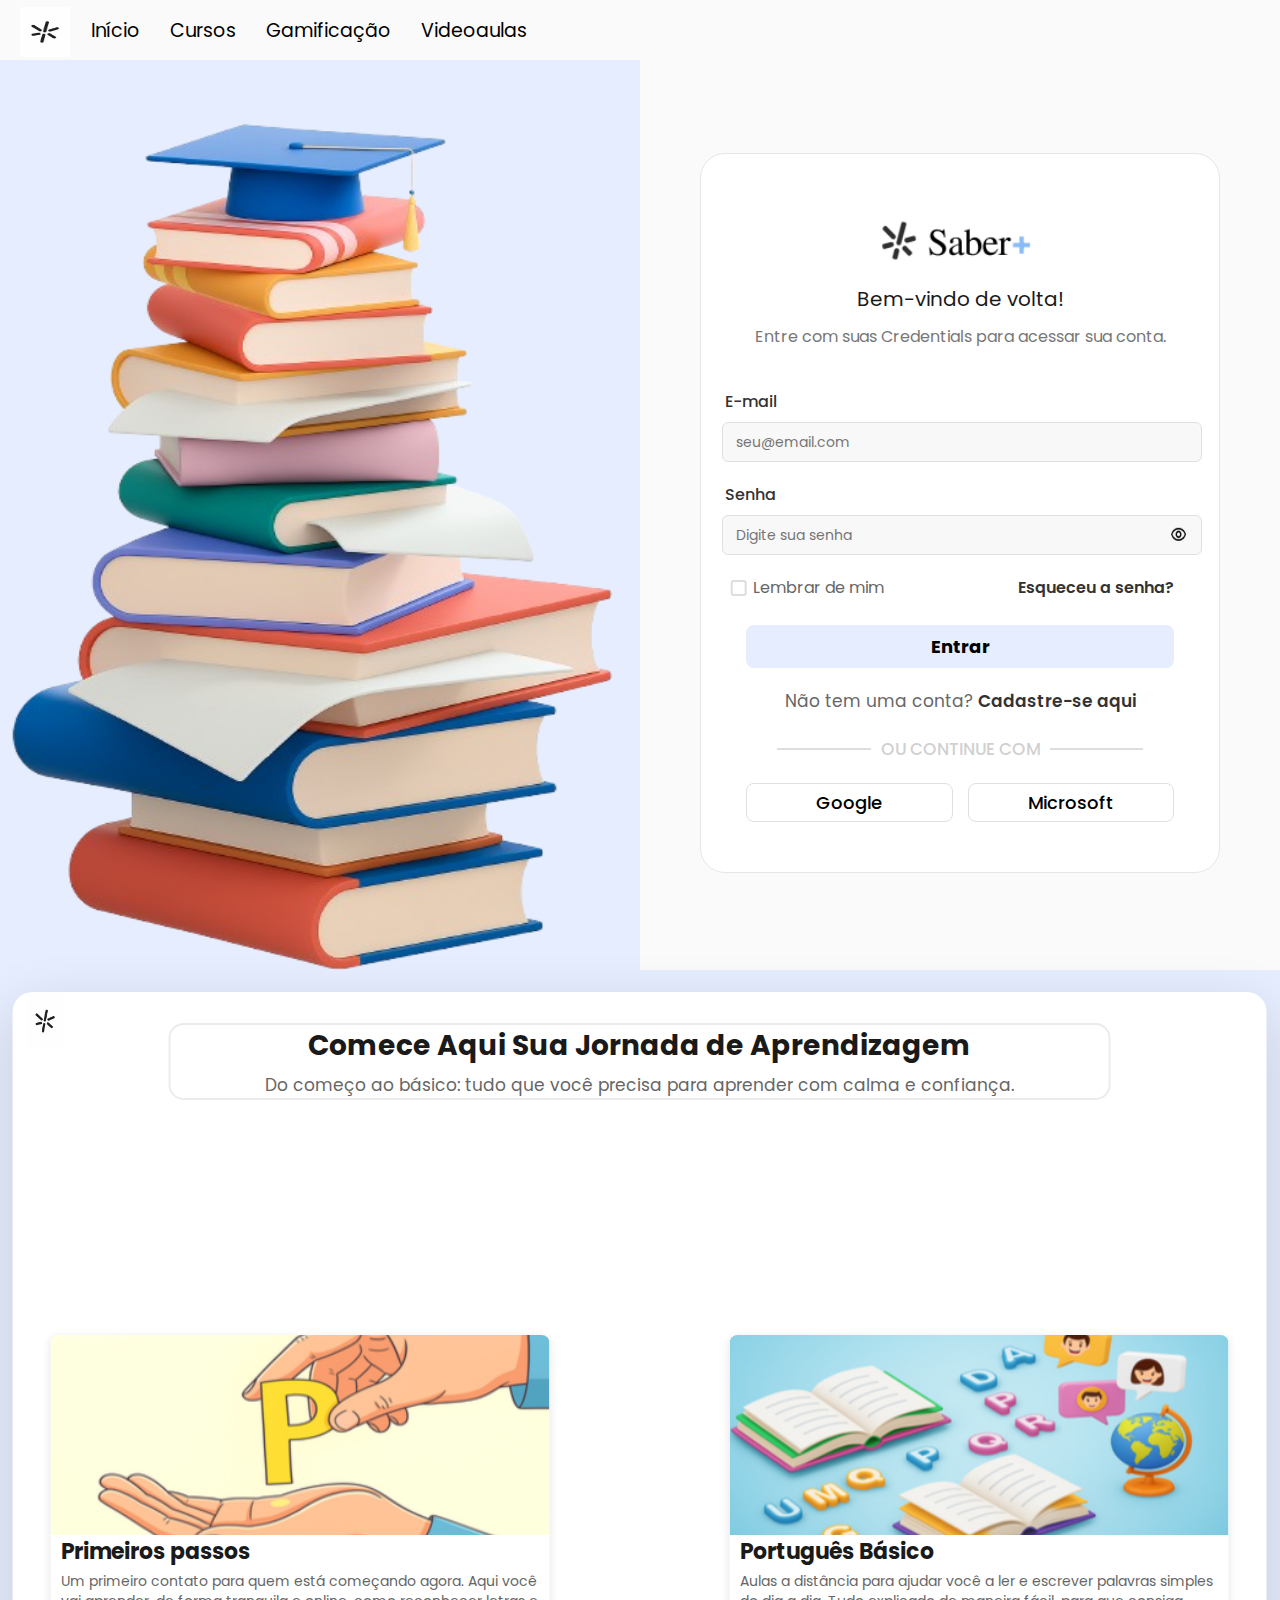
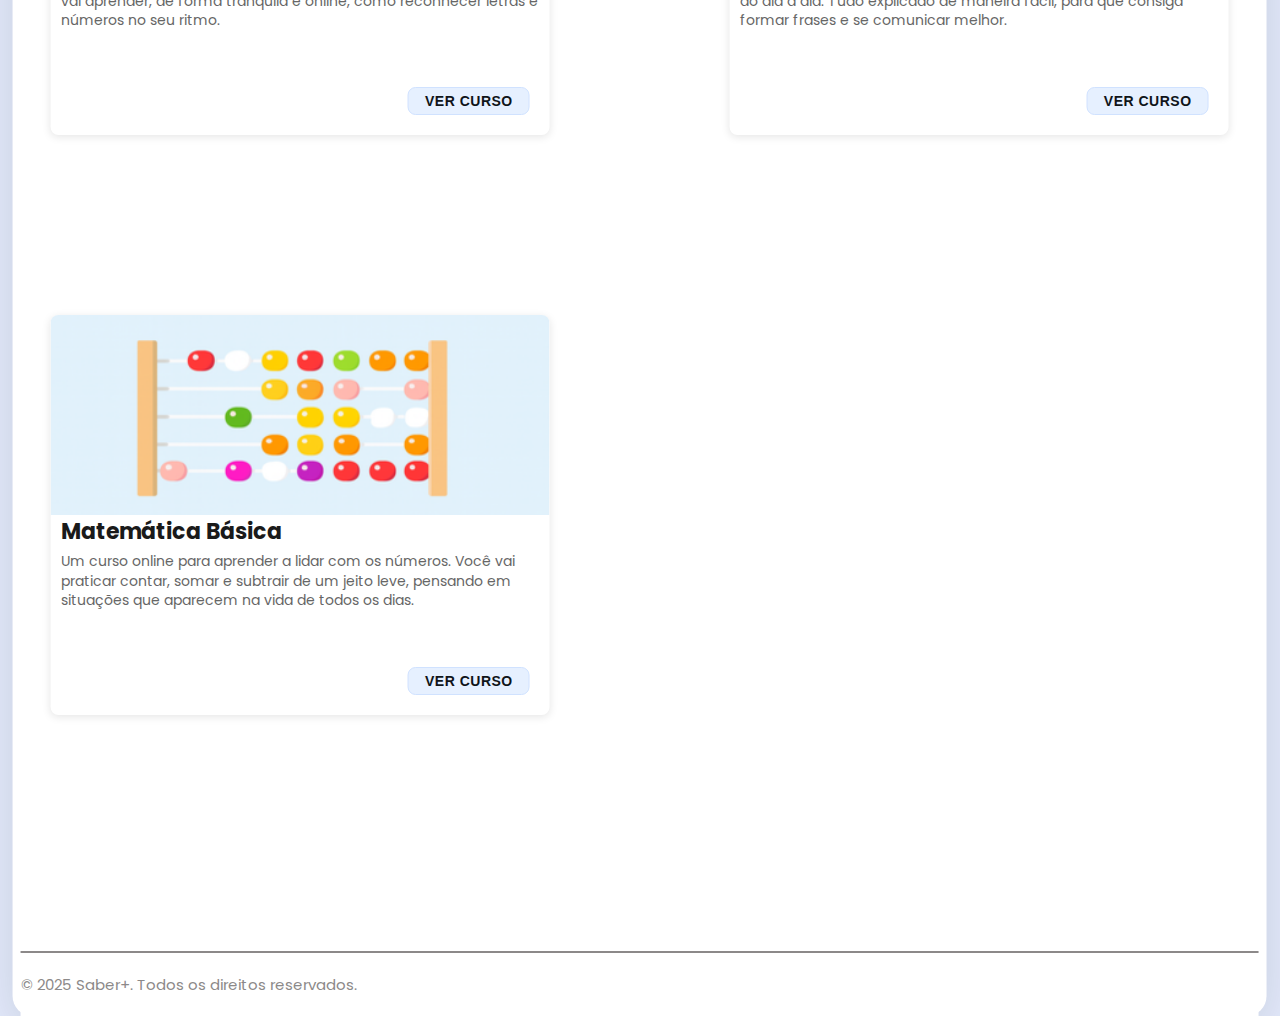
<file: index.html>
<!DOCTYPE html>
<html lang="pt-br">

<head>
  <meta charset="UTF-8">
  <meta name="viewport" content="width=device-width, initial-scale=1.0">
  <link rel="stylesheet" href="assets/css/style.css">
  <link rel="shortcut icon" href="assets/images/favicon.ico" type="image/x-icon">
  <script src="assets/js/main.js"></script>
  <title>Saber Mais | Plataforma de Aprendizagem</title>
</head>

<body>
  <div class="login-page-container">
    <div class="header">
      <div class="logo">
        <span class="section-icon">
          <img class="star-icon" src="assets/images/star-logo.png" alt="star logo">
        </span>
      </div>

      <nav class="nav">
        <a href="#inicio" data-translate="nav.inicio">Início</a>
        <a href="#cursos" data-translate="nav.cursos">Cursos</a>
        <a href="#gamificacao" data-translate="nav.gamificacao">Gamificação</a>
        <a href="#videoaulas" data-translate="nav.videoaulas">Videoaulas</a>

      </nav>

    </div>

    <div class="language-selector">
      <!-- <button class="language-button" id="languageBtn">

        <img class="globe-icon" src="assets/images/icon-selector-language.png" alt="language selector icon">
        <span class="current-language">PT-BR</span>
        <img class="arrow-icon" src="assets/images/chevron-down.png" alt="arrow icon">
      </button> -->

      <div class="language-dropdown" id="languageDropdown">
        <div class="dropdown-header">
          <p data-translate="language.current">Sua região atual é:</p>
          <h3>Brasil – Português</h3>
        </div>

        <div class="dropdown-divider"></div>

        <p class="dropdown-subtitle" data-translate="language.select">Selecione uma região diferente:</p>

        <div class="language-list">
          <button class="language-option active" data-lang="pt-BR" data-name="Brasil – Português">
            Brasil – Português
          </button>
          <button class="language-option" data-lang="en-US" data-name="United States – English">
            United States – English (Inglês)
          </button>
          <button class="language-option" data-lang="es-ES" data-name="España – Español">
            España – Español (Espanhol)
          </button>
          <button class="language-option" data-lang="fr-FR" data-name="France – Français">
            France – Français (Francês)
          </button>
          <button class="language-option" data-lang="de-DE" data-name="Deutschland – Deutsch">
            Deutschland – Deutsch (Alemão)
          </button>
          <button class="language-option" data-lang="it-IT" data-name="Italia – Italiano">
            Italia – Italiano (Italiano)
          </button>
          <button class="language-option" data-lang="zh-CN" data-name="中国 – 中文">
            中国 – 中文 (Chinês)
          </button>
          <button class="language-option" data-lang="ja-JP" data-name="日本 – 日本語">
            日本 – 日本語 (Japonês)
          </button>
          <button class="language-option" data-lang="ko-KR" data-name="한국 – 한국어">
            한국 – 한국어 (Coreano)
          </button>
        </div>
      </div>
    </div>

    <div class="main-container">
      <div class="books-section">
        <img class="books-image" src="assets/images/books-stack.png" alt="books stacks">
      </div>

      <div class="login-section">
        <div class="login-card">
          <div class="login-logo">
            <img class="logo" src="assets/images/logo.png" alt="logo">
          </div>

          <h2 class="welcome-text" data-translate="login.welcome">Bem-vindo de volta!</h2>
          <p class="subtitle" data-translate="login.subtitle">Entre com suas Credentials para acessar sua conta.</p>
          <form class="login-form">
            <div class="form-group">
              <label for="email" data-translate="login.email">E-mail</label>
              <input type="email" id="email" placeholder="seu@email.com" data-translate="login.email.placeholder"
                autocomplete="off" tabindex="1" data-translate-title="login.email.title"
                title="Digite seu e-mail no formato: exemplo@email.com">
            </div>

            <div class="form-group">
              <label for="password" data-translate="login.password">Senha</label>
              <div class="password-wrapper">
                <input type="password" id="password" placeholder="Digite sua senha"
                  data-translate="login.password.placeholder" autocomplete="off" data-form-type="other" tabindex="2"
                  inputmode="numeric" pattern="[0-9]*" data-translate-title="login.password.title"
                  title="A senha deve conter apenas números">
                <span class="toggle-password">
                  <img src="assets/images/eye-image.png" alt="eye image" class="eye-icon">
                </span>
              </div>
            </div>

            <div class="form-options">
              <label class="remember-me">
                <input type="checkbox" class="checkbox" id="remember" tabindex="3">
                <span data-translate="login.remember">Lembrar de mim</span>
              </label>
              <a href="#" class="forgot-password" tabindex="4" data-translate="login.forgot">Esqueceu a senha?</a>
            </div>

            <button type="submit" class="login-button btn-login" tabindex="5" data-translate="login.button">
              Entrar
            </button>

            <p class="signup-text">
              <span data-translate="login.signup">Não tem uma conta?</span> <a href="#"
                data-translate="login.signup.link">Cadastre-se aqui</a>
            </p>
            <div class="divider" data-translate="login.divider">OU CONTINUE COM</div>

            <div class="social-login">
              <button type="button" class="social-button">Google</button>
              <button type="button" class="social-button">Microsoft</button>
            </div>
          </form>
        </div>
      </div>
    </div>

    <section class="bottom-section">
      <span>
        <img class="star-icon-section" src="assets/images/star-logo.png" alt="star logo">
      </span>

      <div class="bottom-header">
        <h2 data-translate="section.title">Comece Aqui Sua Jornada de Aprendizagem</h2>
        <p data-translate="section.subtitle">Do começo ao básico: tudo que você precisa para aprender com calma e
          confiança.</p>
      </div>

      <div class="courses-grid">
        <div class="course-card">
          <div class="course-image card1">
            <img class="card-1" src="assets/images/first-step.png" alt="first step">
          </div>
          <div class="course-content">
            <h3 data-translate="course1.title">Primeiros passos</h3>
            <p data-translate="course1.desc">
              Um primeiro contato para quem está começando agora. Aqui você vai aprender,
              de forma tranquila e online, como reconhecer letras e números no seu ritmo.
            </p>
            <a href="#" class="view-course" data-translate="course.view">VER CURSO</a>
          </div>
        </div>

        <div class="course-card">
          <div class="course-image card2">
            <img class="card-2" src="assets/images/basic-portuguese-image.png" alt="basic portuguese image">
          </div>
          <div class="course-content">
            <h3 data-translate="course2.title">Português Básico</h3>
            <p data-translate="course2.desc">
              Aulas a distância para ajudar você a ler e escrever palavras simples do dia a dia.
              Tudo explicado de maneira fácil, para que consiga formar frases e se comunicar melhor.
            </p>
            <a href="#" class="view-course" data-translate="course.view">VER CURSO</a>
          </div>
        </div>
        <div class="course-card">
          <div class="course-image card3">
            <img class="card-3" src="assets/images/basic-math-image.png" alt="basic math">
          </div>
          <div class="course-content">
            <h3 data-translate="course3.title">Matemática Básica</h3>
            <p data-translate="course3.desc">
              Um curso online para aprender a lidar com os números. Você vai praticar contar,
              somar e subtrair de um jeito leve, pensando em situações que aparecem na vida de todos os dias.
            </p>
            <a href="#" class="view-course" data-translate="course.view">VER CURSO</a>
          </div>
        </div>
      </div>

      <footer class="footer" data-translate="footer.rights">
        © 2025 Saber+. Todos os direitos reservados.
      </footer>
    </section>
  </div>


</body>

</html>
</file>
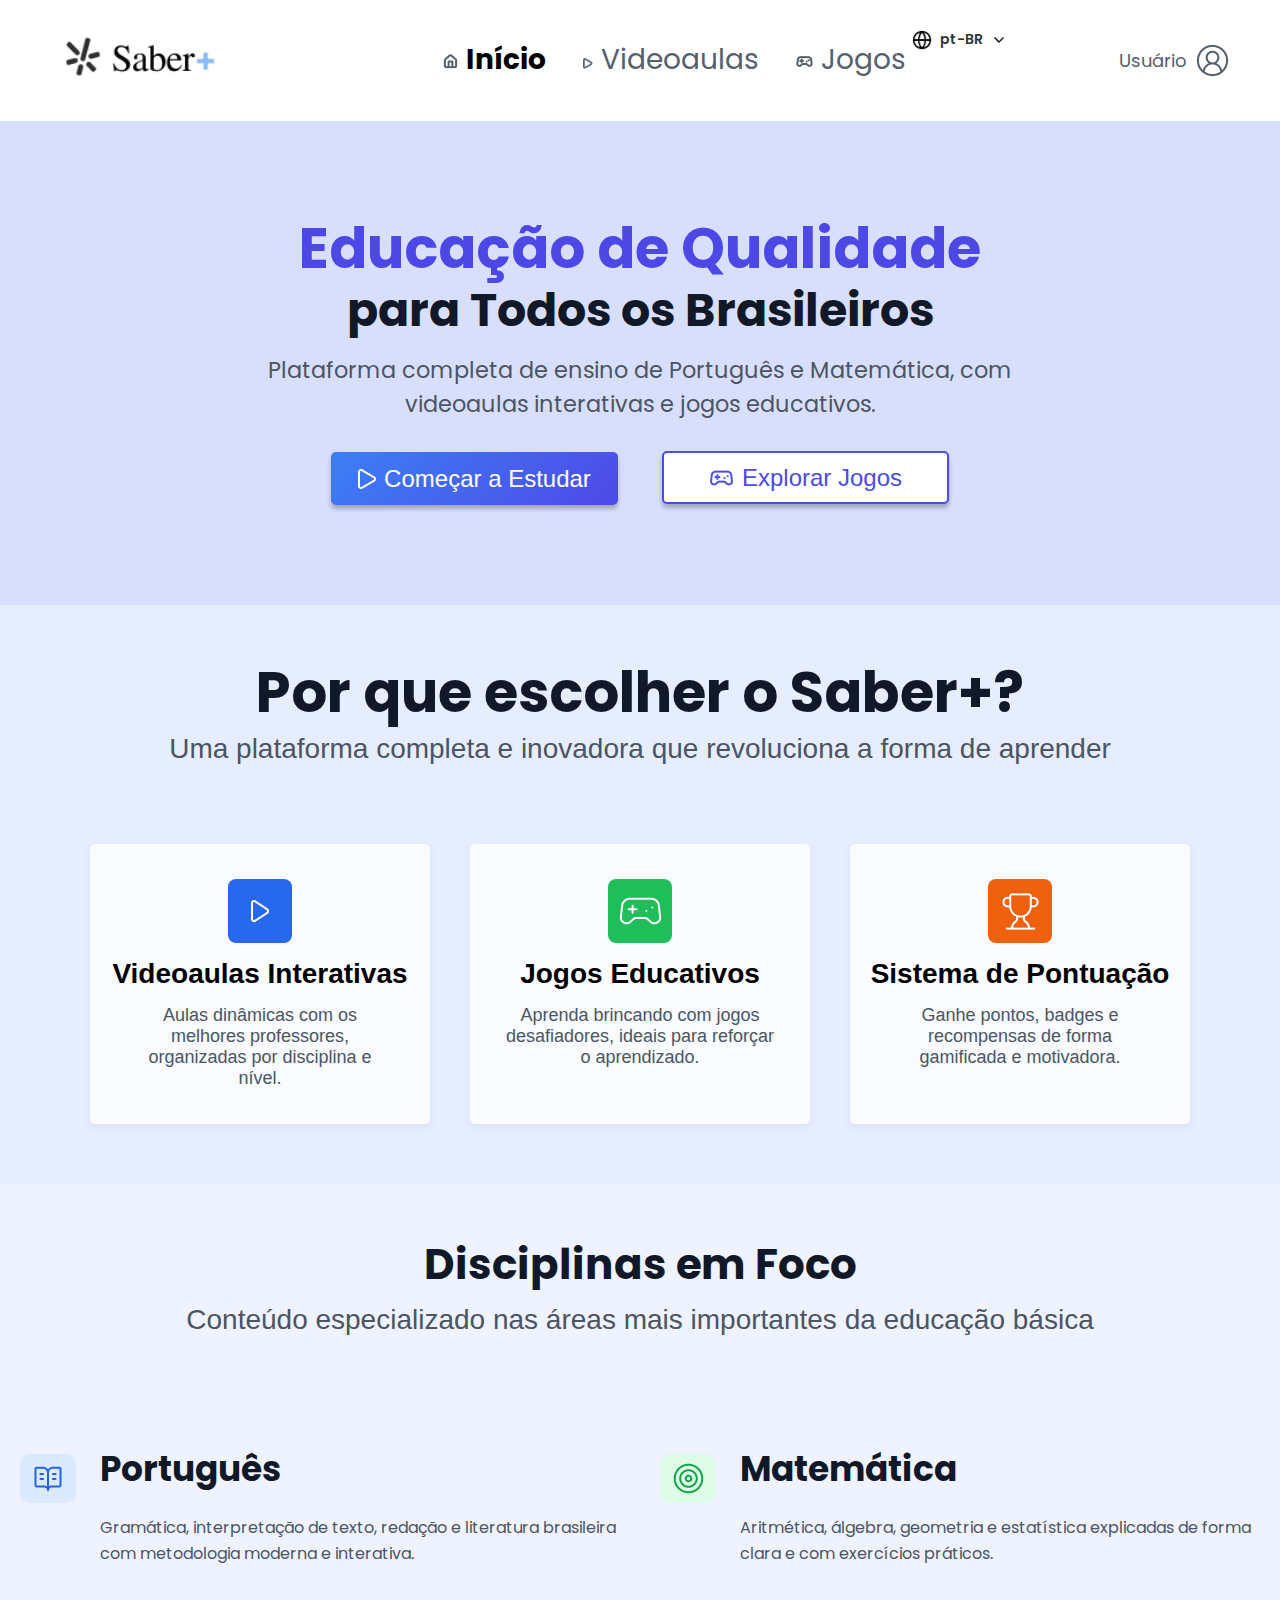
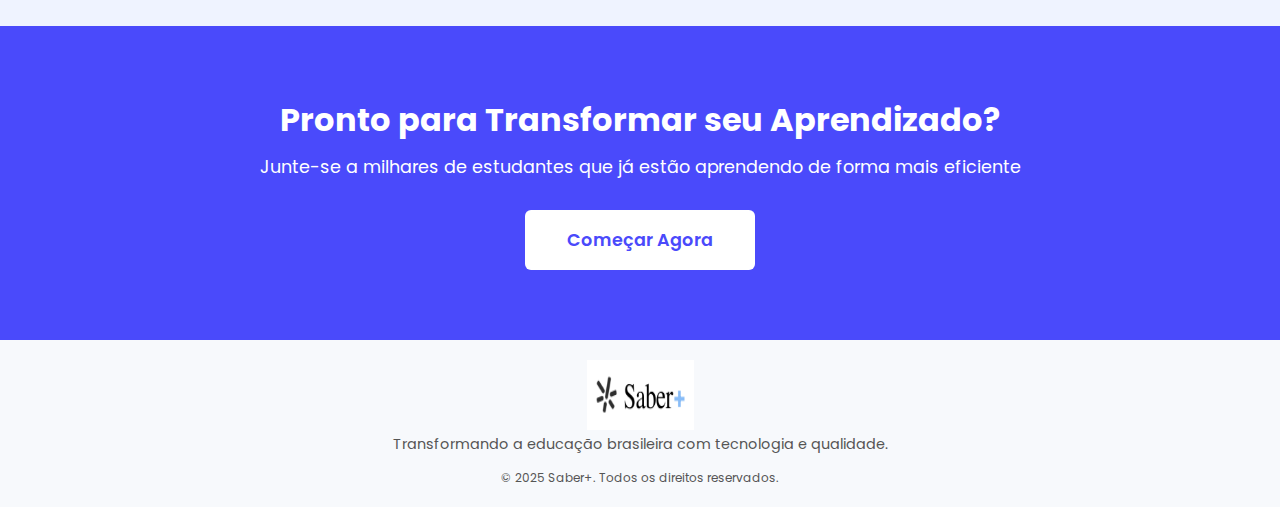
<file: pages/dashboard.html>
<!DOCTYPE html>
<html lang="pt-br">

<head>
  <meta charset="UTF-8">
  <meta name="viewport" content="width=device-width, initial-scale=1.0">
  <title>Saber Mais | Home</title>
  <link rel="shortcut icon" href="../assets/images/favicon.ico" type="image/x-icon">
  <link rel="stylesheet" href="../assets/css/style.css">
  <script src="../assets/js/main.js"></script>
</head>

<body>
  <header class="navbar">
    <a href="dashboard.html" title="Go to Home">
      <img class="navbar-logo" src="../assets/images/logo.png" alt="logo">
    </a>
    <nav class="navbar-menu">
      <a href="dashboard.html" title="Go to Home">
        <img class="home-icon" src="../assets/images/home-icon.png" alt="home"> <span data-translate="dashboard.nav.home">Início</span>
      </a>
      <a href="lessons.html" title="Go to Video Lessons">
        <img class="lessons-icon" src="../assets/images/lessons-icon.png" alt="lessons"> <span data-translate="dashboard.nav.lessons">Videoaulas</span>
      </a>
      <a href="games.html" title="Go to Games">
        <img class="games-icon" src="../assets/images/games-icon.png" alt="games"> <span data-translate="dashboard.nav.games">Jogos</span>
      </a>
    </nav>
    <div class="navbar-user"><span data-translate="dashboard.nav.user">Usuário</span><img src="../assets/images/user-icon.png" alt="User"></div>
  </header>

  <div class="language-selector">
    <button class="language-button" id="languageBtn">

      <img class="globe-icon" src="../assets/images/icon-selector-language.png" alt="language selector icon">
      <span class="current-language">PT-BR</span>
      <img class="arrow-icon" src="../assets/images/chevron-down.png" alt="arrow icon">
    </button>

    <div class="language-dropdown" id="languageDropdown">
      <div class="dropdown-header">
        <p data-translate="language.current">Sua região atual é:</p>
        <h3>Brasil – Português</h3>
      </div>

      <div class="dropdown-divider"></div>

      <p class="dropdown-subtitle" data-translate="language.select">Selecione uma região diferente:</p>

      <div class="language-list">
        <button class="language-option active" data-lang="pt-BR" data-name="Brasil – Português">
          Brasil – Português
        </button>
        <button class="language-option" data-lang="en-US" data-name="United States – English">
          United States – English (Inglês)
        </button>
        <button class="language-option" data-lang="es-ES" data-name="España – Español">
          España – Español (Espanhol)
        </button>
        <button class="language-option" data-lang="fr-FR" data-name="France – Français">
          France – Français (Francês)
        </button>
        <button class="language-option" data-lang="de-DE" data-name="Deutschland – Deutsch">
          Deutschland – Deutsch (Alemão)
        </button>
        <button class="language-option" data-lang="it-IT" data-name="Italia – Italiano">
          Italia – Italiano (Italiano)
        </button>
        <button class="language-option" data-lang="zh-CN" data-name="中国 – 中文">
          中国 – 中文 (Chinês)
        </button>
        <button class="language-option" data-lang="ja-JP" data-name="日本 – 日本語">
          日本 – 日本語 (Japonês)
        </button>
        <button class="language-option" data-lang="ko-KR" data-name="한국 – 한국어">
          한국 – 한국어 (Coreano)
        </button>
      </div>
    </div>
  </div>

  <section class="hero">
    <h1>
      <strong>
        <span data-translate="dashboard.hero.title">Educação de Qualidade</span>
        <div class="highlight" data-translate="dashboard.hero.highlight">para Todos os Brasileiros</div>
      </strong>
    </h1>
    <p data-translate="dashboard.hero.subtitle">Plataforma completa de ensino de Português e Matemática, com videoaulas interativas e jogos educativos.</p>
    <div class="hero-actions">
      <a href="lessons.html" class="btn btn-primary start-study-btn" title="Go to Video Lessons">
        <img src="../assets/images/start-study.png" alt="Study" class="start-study"> Começar a Estudar
      </a>
      <a href="games.html" class="btn btn-outline explore-games-btn" title="Explore Games">
        <img src="../assets/images/start-game.png" alt="Games" class="start-game"> Explorar Jogos
      </a>
    </div>
  </section>

  <section class="features">
    <div class="features-inner">
      <h2 class="features-title"><strong data-translate="dashboard.features.title">Por que escolher o Saber+?</strong></h2>
      <p class="features-subtitle" data-translate="dashboard.features.subtitle">Uma plataforma completa e inovadora que revoluciona a forma de aprender</p>

      <div class="cards">
        <div class="card">
          <span class="icon"><img src="../assets/images/play-icon.png" alt="Play"></span>
          <h3 data-translate="dashboard.features.videos.title">Videoaulas Interativas</h3>
          <p data-translate="dashboard.features.videos.desc">Aulas dinâmicas com os melhores professores, organizadas por disciplina e nível.</p>
        </div>

        <div class="card">
          <span class="icon"><img src="../assets/images/game-icon.png" alt="Game"></span>
          <h3 data-translate="dashboard.features.games.title">Jogos Educativos</h3>
          <p data-translate="dashboard.features.games.desc">Aprenda brincando com jogos desafiadores, ideais para reforçar o aprendizado.</p>
        </div>

        <div class="card">
          <span class="icon"><img src="../assets/images/points-icon.png" alt="Points"></span>
          <h3 data-translate="dashboard.features.points.title">Sistema de Pontuação</h3>
          <p data-translate="dashboard.features.points.desc">Ganhe pontos, badges e recompensas de forma gamificada e motivadora.</p>
        </div>
      </div>
    </div>
  </section>

  <section class="subjects">
    <div class="subjects-inner">
      <h2><strong data-translate="dashboard.subjects.title">Disciplinas em Foco</strong></h2>
      <p class="subtitle" data-translate="dashboard.subjects.subtitle">Conteúdo especializado nas áreas mais importantes da educação básica</p>

      <div class="subjects-grid">
        <div class="subject">
          <div class="subject-icon bg-portugues">
            <img src="../assets/images/portuguese-icon.png" alt="Portuguese" class="portuguese-icon">
          </div>
          <div class="subject-content">
            <h3 data-translate="dashboard.subjects.portuguese.title">Português</h3>
            <p data-translate="dashboard.subjects.portuguese.desc">Gramática, interpretação de texto, redação e literatura brasileira com metodologia moderna e interativa.
            </p>
          </div>
        </div>

        <div class="subject">
          <div class="subject-icon bg-matematica">
            <img src="../assets/images/math-icon.png" alt="Mathematics" class="math-icon">
          </div>
          <div class="subject-content">
            <h3 data-translate="dashboard.subjects.math.title">Matemática</h3>
            <p data-translate="dashboard.subjects.math.desc">Aritmética, álgebra, geometria e estatística explicadas de forma clara e com exercícios práticos.</p>
          </div>
        </div>
      </div>
    </div>
  </section>

  <section class="cta">
    <h2 data-translate="dashboard.cta.title">Pronto para Transformar seu Aprendizado?</h2>
    <p data-translate="dashboard.cta.subtitle">Junte-se a milhares de estudantes que já estão aprendendo de forma mais eficiente</p>
    <a href="lessons.html" class="btn btn-light" title="Go to Video Lessons">Começar Agora</a>
  </section>

  <footer>
    <div class="logo-rodape">
      <img src="../assets/images/logo.png" alt="Saber+ Logo">
    </div>
    <p data-translate="dashboard.footer.text">Transformando a educação brasileira com tecnologia e qualidade.</p>
    <small data-translate="dashboard.footer.rights">© 2025 Saber+. Todos os direitos reservados.</small>
  </footer>

  <script src="../assets/js/modules/language-selector.js"></script>
</body>

</html>
</file>
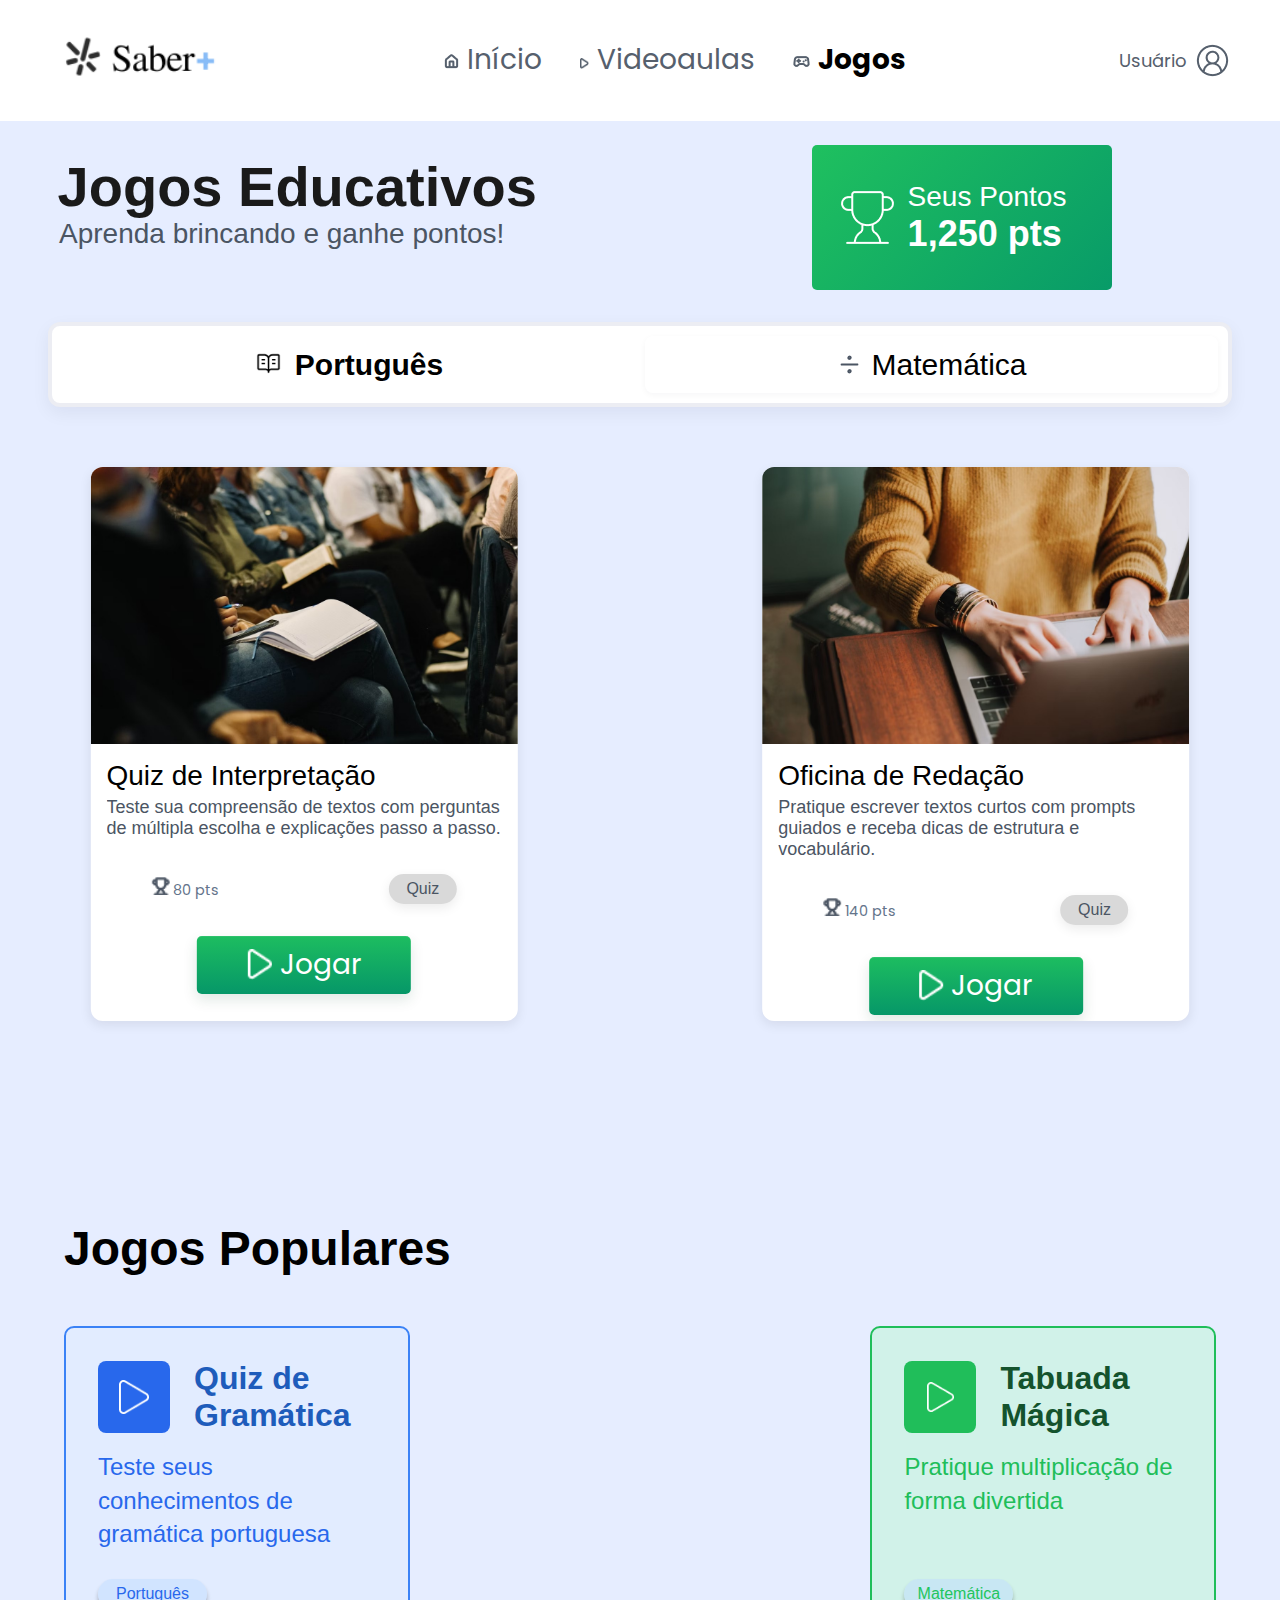
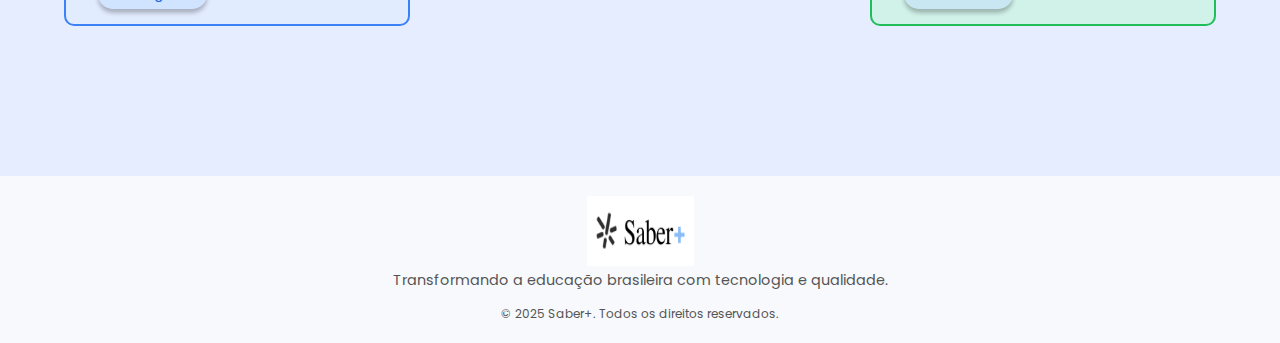
<file: pages/games.html>
<!DOCTYPE html>
<html lang="pt-br">

<head>
  <meta charset="UTF-8">
  <meta name="viewport" content="width=device-width, initial-scale=1.0">
  <title>Saber Mais | Jogos</title>
  <link rel="stylesheet" href="../assets/css/style.css">
  <link rel="shortcut icon" href="../assets/images/logo.png" type="image/x-icon">
  <script src="../assets/js/main.js"></script>
  <script src="../assets/js/modules/language-selector.js"></script>
</head>

<body>
  <header class="navbar">
    <a href="dashboard.html" title="Go to Home">
      <img class="navbar-logo" src="../assets/images/logo.png" alt="logo">
    </a>
    <nav class="navbar-menu">
      <a href="dashboard.html" title="Go to Home">
        <img class="home-icon" src="../assets/images/home-icon.png" alt="home"> <span
          data-translate="dashboard.nav.home">Início</span>
      </a>
      <a href="lessons.html" title="Go to Video Lessons">
        <img class="lessons-icon" src="../assets/images/lessons-icon.png" alt="lessons"> <span
          data-translate="dashboard.nav.lessons">Videoaulas</span>
      </a>
      <a href="games.html" title="Go to Games">
        <img class="games-icon" src="../assets/images/games-icon.png" alt="games"> <span
          data-translate="dashboard.nav.games">Jogos</span>
      </a>
    </nav>
    <div class="navbar-user"><span data-translate="dashboard.nav.user">Usuário</span><img
        src="../assets/images/user-icon.png" alt="User"></div>
  </header>

  <div class="language-selector">
    <!-- <button class="language-button" id="languageBtn">

      <img class="globe-icon" src="../assets/images/icon-selector-language.png" alt="language selector icon">
      <span class="current-language">PT-BR</span>
      <img class="arrow-icon" src="../assets/images/chevron-down.png" alt="arrow icon">
    </button> -->

    <div class="language-dropdown" id="languageDropdown">
      <div class="dropdown-header">
        <p data-translate="language.current">Sua região atual é:</p>
        <h3>Brasil – Português</h3>
      </div>

      <div class="dropdown-divider"></div>

      <p class="dropdown-subtitle" data-translate="language.select">Selecione uma região diferente:</p>

      <div class="language-list">
        <button class="language-option active" data-lang="pt-BR" data-name="Brasil – Português">
          Brasil – Português
        </button>
        <button class="language-option" data-lang="en-US" data-name="United States – English">
          United States – English (Inglês)
        </button>
        <button class="language-option" data-lang="es-ES" data-name="España – Español">
          España – Español (Espanhol)
        </button>
        <button class="language-option" data-lang="fr-FR" data-name="France – Français">
          France – Français (Francês)
        </button>
        <button class="language-option" data-lang="de-DE" data-name="Deutschland – Deutsch">
          Deutschland – Deutsch (Alemão)
        </button>
        <button class="language-option" data-lang="it-IT" data-name="Italia – Italiano">
          Italia – Italiano (Italiano)
        </button>
        <button class="language-option" data-lang="zh-CN" data-name="中国 – 中文">
          中国 – 中文 (Chinês)
        </button>
        <button class="language-option" data-lang="ja-JP" data-name="日本 – 日本語">
          日本 – 日本語 (Japonês)
        </button>
        <button class="language-option" data-lang="ko-KR" data-name="한국 – 한국어">
          한국 – 한국어 (Coreano)
        </button>
      </div>
    </div>
  </div>

  <section class="educational-games">
    <div class="section-header">
      <div class="title-area">
        <h1 data-translate="games.title">Jogos Educativos</h1>
        <p data-translate="games.subtitle">Aprenda brincando e ganhe pontos!</p>
      </div>

      <div class="points-box">
        <i class="trophy"><img src="../assets/images/trophy-main.png" alt="Trophy"></i>
        <div class="points-text">
          <span data-translate="games.points">Seus Pontos</span>
          <strong>1,250 <span data-translate="games.pts">pts</span></strong>
        </div>
      </div>
    </div>

    <div class="tabs">
      <button class="tab-btn tab-button active" data-target="portugues">
        <img src="../assets/images/portuguese-icon-lessons.png" alt="Portuguese" class="portuguese-icon-lessons">
        <p data-translate="games.portuguese">Português</p>
      </button>
      <button class="tab-btn tab-button" data-target="matematica">
        <img src="../assets/images/math-icon-lessons.png" alt="Mathematics" class="math-icon-lessons">
        <p data-translate="games.mathematics">Matemática</p>
      </button>
    </div>

    <div class="games-wrap">
      <div class="game-grid" data-category="portugues">
        <div class="game-card">
          <img src="../assets/images/read-interpret-text-image.png" alt="Read and interpret text image">
          <div class="card-content">
            <h3 data-translate="games.portuguese.quiz.title">Quiz de Interpretação</h3>
            <p data-translate="games.portuguese.quiz.desc">Teste sua compreensão de textos com perguntas de múltipla
              escolha e explicações passo a passo.</p>
            <div class="card-meta">
              <div class="card-info">
                <span> <img src="../assets/images/trophy-points.png" alt="Trophy points" class="trophy-points"> 80
                  <span data-translate="games.pts">pts</span></span>
              </div>
              <div class="quiz-icon">
                <span data-translate="games.quiz">Quiz</span>
              </div>
            </div>
            <button class="play-button">
              <span><img src="../assets/images/play-icon.png" alt="Play icon"> <span
                  data-translate="games.play">Jogar</span></span>
            </button>
          </div>
        </div>

        <div class="game-card">
          <img src="../assets/images/computer-writing-image.png" alt="Computer writing">
          <div class="card-content">
            <h3 data-translate="games.portuguese.writing.title">Oficina de Redação</h3>
            <p data-translate="games.portuguese.writing.desc">Pratique escrever textos curtos com prompts guiados e
              receba dicas de estrutura e vocabulário.</p>
            <div class="card-meta">
              <div class="card-info">
                <span> <img src="../assets/images/trophy-points.png" alt="Trophy points" class="trophy-points"> 140
                  <span data-translate="games.pts">pts</span></span>
              </div>
              <div class="quiz-icon">
                <span data-translate="games.quiz">Quiz</span>
              </div>
            </div>
            <button class="play-button">
              <span><img src="../assets/images/play-icon.png" alt="Play icon"> <span
                  data-translate="games.play">Jogar</span></span>
            </button>
          </div>
        </div>
      </div>

      <div class="game-grid hidden" data-category="matematica">
        <div class="game-card">
          <img src="../assets/images/calc-math.png" alt="Mathematics game">
          <div class="card-content">
            <h3 data-translate="games.math.table.title">Tabuada Mágica</h3>
            <p data-translate="games.math.table.desc">Pratique multiplicação de forma divertida com nossa tabuada
              interativa.</p>
            <div class="card-meta">
              <div class="card-info">
                <span> <img src="../assets/images/trophy-points.png" alt="Trophy points" class="trophy-points"> 100
                  <span data-translate="games.pts" class="games-pts">pts</span></span>
              </div>
              <div class="quiz-icon">
                <span data-translate="games.quiz">Quiz</span>
              </div>
            </div>
            <button class="play-button">
              <span><img src="../assets/images/play-icon.png" alt="Play icon"> <span
                  data-translate="games.play">Jogar</span></span>
            </button>
          </div>
        </div>

        <div class="game-card">
          <img src="../assets/images/calc-math.png" alt="Mathematical operations game">
          <div class="card-content">
            <h3 data-translate="games.math.operations.title">Desafio das Operações</h3>
            <p data-translate="games.math.operations.desc">Resolva problemas de adição, subtração, multiplicação e
              divisão.</p>
            <div class="card-meta">
              <div class="card-info">
                <span> <img src="../assets/images/trophy-points.png" alt="Trophy points" class="trophy-points"> 220
                  <span data-translate="games.pts">pts</span></span>
              </div>
              <div class="quiz-icon">
                <span data-translate="games.quiz">Quiz</span>
              </div>
            </div>
            <button class="play-button">
              <span><img src="../assets/images/play-icon.png" alt="Play icon"> <span
                  data-translate="games.play">Jogar</span></span>
            </button>
          </div>
        </div>
      </div>
    </div>
  </section>

  <section class="popular-games">
    <h2 data-translate="games.popular.title">Jogos Populares</h2>
    <div class="popular-grid">
      <div class="popular-card-blue">
        <div class="header-row">
          <div class="popular-icon-blue">
            <img src="../assets/images/play-icon-popular-games.png" alt="Play icon">
          </div>
          <h3 data-translate="games.popular.grammar.title">Quiz de Gramática</h3>
        </div>
        <div class="popular-text card-blue">
          <p data-translate="games.popular.grammar.desc">Teste seus conhecimentos de gramática portuguesa</p>
        </div>
        <div class="category-tag-blue">
          <p data-translate="games.popular.grammar.tag">Português</p>
        </div>
      </div>

      <div class="popular-card-green">
        <div class="header-row">
          <div class="popular-icon-green">
            <img src="../assets/images/play-icon-popular-games.png" alt="Play icon">
          </div>
          <h3 data-translate="games.popular.table.title">Tabuada Mágica</h3>
        </div>
        <div class="popular-text">
          <p data-translate="games.popular.table.desc">Pratique multiplicação de forma divertida</p>
        </div>
        <div class="category-tag-green">
          <p data-translate="games.popular.table.tag">Matemática</p>
        </div>
      </div>
    </div>
  </section>

  <footer>
    <div class="logo-rodape">
      <img src="../assets/images/logo.png" alt="Saber+ Logo">
    </div>
    <p data-translate="games.footer.text">Transformando a educação brasileira com tecnologia e qualidade.</p>
    <small data-translate="games.footer.rights">© 2025 Saber+. Todos os direitos reservados.</small>
  </footer>


</body>

</html>
</file>
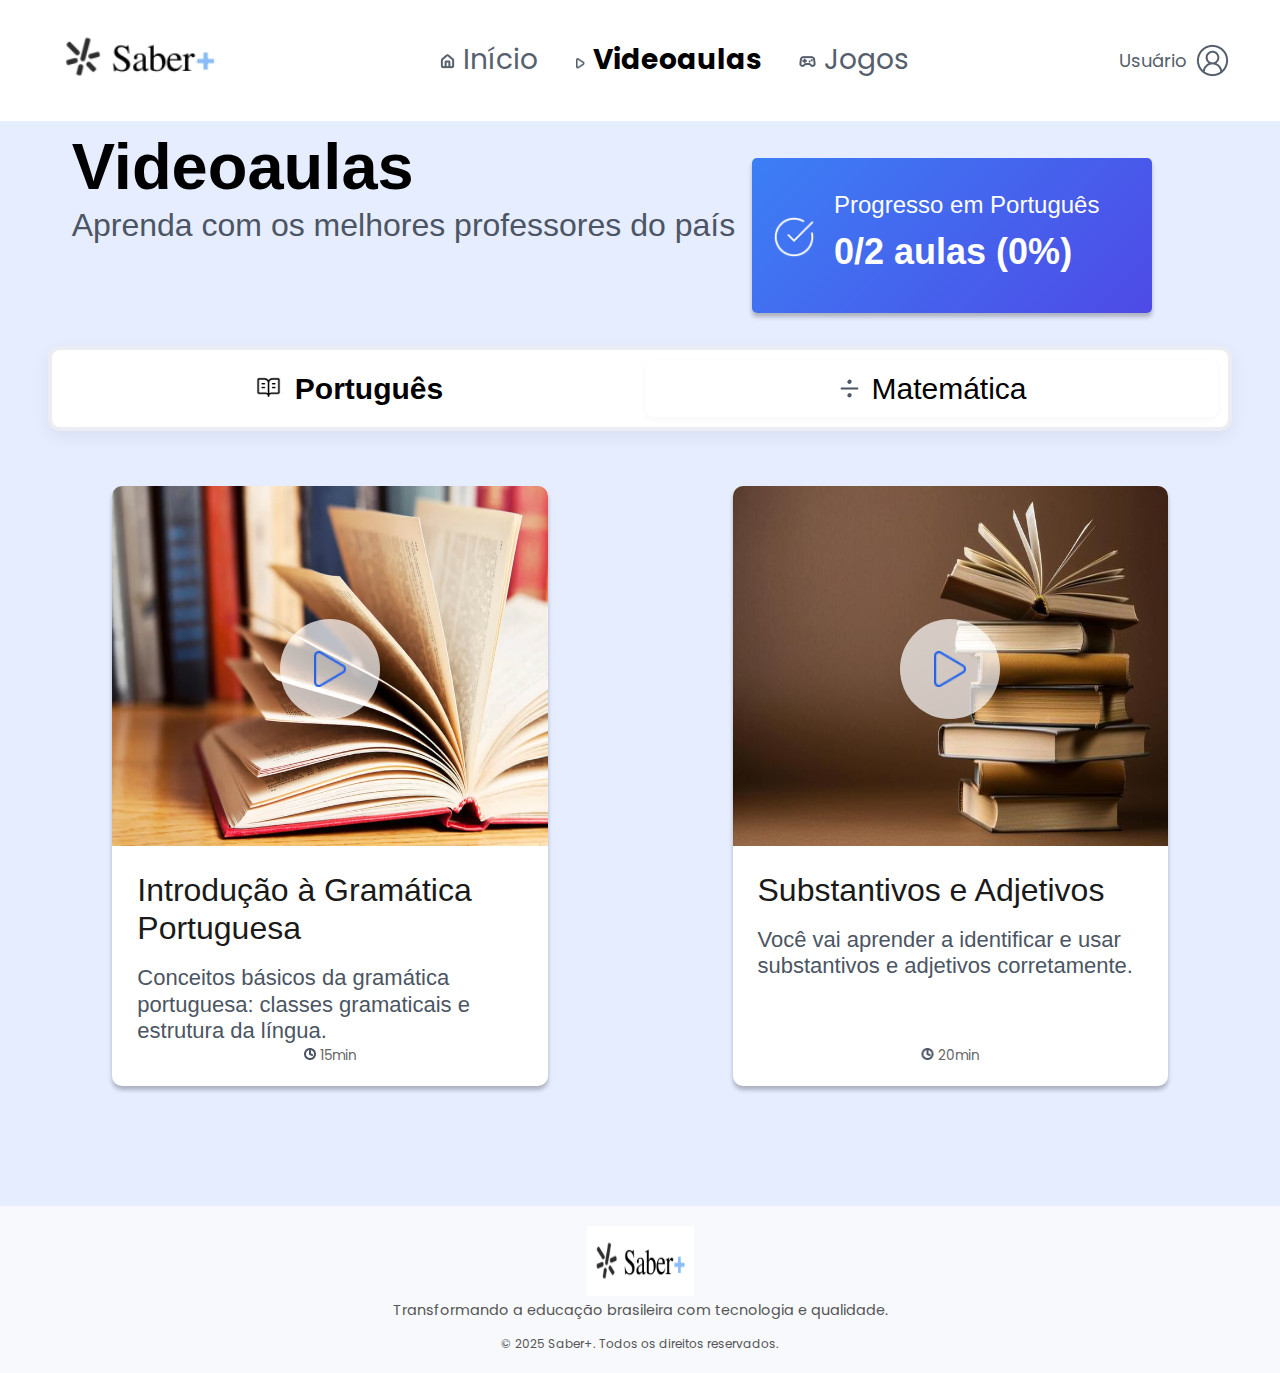
<file: pages/lessons.html>
<!DOCTYPE html>
<html lang="pt-br">

<head>
  <meta charset="UTF-8">
  <meta name="viewport" content="width=device-width, initial-scale=1.0">
  <title>Saber Mais | Videoaulas</title>
  <link rel="stylesheet" href="../assets/css/style.css">
  <link rel="shortcut icon" href="../assets/images/logo.png" type="image/x-icon">
  <script src="../assets/js/main.js"></script>
  <script src="../assets/js/modules/language-selector.js"></script>
  <script src="../assets/js/modules/lessons.js"></script>
</head>

<body>
  <header class="navbar">
    <a href="dashboard.html" title="Go to Home">
      <img class="navbar-logo" src="../assets/images/logo.png" alt="logo">
    </a>
    <nav class="navbar-menu">
      <a href="dashboard.html" title="Go to Home">
        <img class="home-icon" src="../assets/images/home-icon.png" alt="home"> <span
          data-translate="dashboard.nav.home">Início</span>
      </a>
      <a href="lessons.html" title="Go to Video Lessons">
        <img class="lessons-icon" src="../assets/images/lessons-icon.png" alt="lessons"> <span
          data-translate="dashboard.nav.lessons">Videoaulas</span>
      </a>
      <a href="games.html" title="Go to Games">
        <img class="games-icon" src="../assets/images/games-icon.png" alt="games"> <span
          data-translate="dashboard.nav.games">Jogos</span>
      </a>
    </nav>
    <div class="navbar-user"><span data-translate="dashboard.nav.user">Usuário</span><img
        src="../assets/images/user-icon.png" alt="User"></div>
  </header>

  <div class="language-selector">
    <!-- <button class="language-button" id="languageBtn">

      <img class="globe-icon" src="../assets/images/icon-selector-language.png" alt="language selector icon">
      <span class="current-language">PT-BR</span>
      <img class="arrow-icon" src="../assets/images/chevron-down.png" alt="arrow icon">
    </button> -->

    <div class="language-dropdown" id="languageDropdown">
      <div class="dropdown-header">
        <p data-translate="language.current">Sua região atual é:</p>
        <h3>Brasil – Português</h3>
      </div>

      <div class="dropdown-divider"></div>

      <p class="dropdown-subtitle" data-translate="language.select">Selecione uma região diferente:</p>

      <div class="language-list">
        <button class="language-option active" data-lang="pt-BR" data-name="Brasil – Português">
          Brasil – Português
        </button>
        <button class="language-option" data-lang="en-US" data-name="United States – English">
          United States – English (Inglês)
        </button>
        <button class="language-option" data-lang="es-ES" data-name="España – Español">
          España – Español (Espanhol)
        </button>
        <button class="language-option" data-lang="fr-FR" data-name="France – Français">
          France – Français (Francês)
        </button>
        <button class="language-option" data-lang="de-DE" data-name="Deutschland – Deutsch">
          Deutschland – Deutsch (Alemão)
        </button>
        <button class="language-option" data-lang="it-IT" data-name="Italia – Italiano">
          Italia – Italiano (Italiano)
        </button>
        <button class="language-option" data-lang="zh-CN" data-name="中国 – 中文">
          中国 – 中文 (Chinês)
        </button>
        <button class="language-option" data-lang="ja-JP" data-name="日本 – 日本語">
          日本 – 日本語 (Japonês)
        </button>
        <button class="language-option" data-lang="ko-KR" data-name="한국 – 한국어">
          한국 – 한국어 (Coreano)
        </button>
      </div>
    </div>
  </div>

  <section class="video-section educational-games">
    <div class="video-header">
      <h1 data-translate="lessons.title">Videoaulas</h1>
      <p class="class y" data-translate="lessons.subtitle">Aprenda com os melhores professores do país</p>
    </div>

    <div class="progress-box">
      <div class="progress-inner">
        <div class="progress-icon" aria-hidden="true">
          <img src="../assets/images/simbol-check.png" alt="Check" width="48" height="48">
        </div>
        <div class="progress-copy">
          <p class="title-box"><strong data-translate="lessons.progress">Progresso em Português</strong></p>
          <span class="progress-number" data-translate="lessons.progress.count">0/2 aulas (0%)</span>
        </div>
      </div>
    </div>

    <div class="tabs">
      <button class="tab-btn tab-button active" data-target="portugues">
        <img src="../assets/images/portuguese-icon-lessons.png" alt="Portuguese" class="portuguese-icon-lessons">
        <p data-translate="lessons.portuguese">Português</p>
      </button>
      <button class="tab-btn tab-button" data-target="matematica">
        <img src="../assets/images/math-icon-lessons.png" alt="Mathematics" class="math-icon-lessons">
        <p data-translate="lessons.mathematics">Matemática</p>
      </button>
    </div>

    <div id="tab-portugues" class="video-grid tab-panel">
      <div class="video-card">
        <div class="thumb">
          <img src="../assets/images/portuguese-image1-lessons.png" alt="Open book">
          <div class="play-btn">
            <img src="../assets/images/loading-play.png" alt="Play" class="play-icon-img">
          </div>
        </div>
        <div class="info">
          <h3 data-translate="lessons.portuguese.video1.title">Introdução à Gramática Portuguesa</h3>
          <p data-translate="lessons.portuguese.video1.desc">Conceitos básicos da gramática portuguesa: classes
            gramaticais e estrutura da língua.</p>
          <div class="clock"><img src="../assets/images/clock-image.png" alt="Clock image"> 15min</div>
        </div>
      </div>

      <div class="video-card">
        <div class="thumb">
          <img src="../assets/images/portuguese-image2-lessons.png" alt="Stacked books">
          <div class="play-btn">
            <img src="../assets/images/loading-play.png" alt="Play" class="play-icon-img">
          </div>
        </div>
        <div class="info">
          <h3 data-translate="lessons.portuguese.video2.title">Substantivos e Adjetivos</h3>
          <p data-translate="lessons.portuguese.video2.desc">Você vai aprender a identificar e usar substantivos e
            adjetivos corretamente.</p>
          <div class="clock"><img src="../assets/images/clock-image.png" alt="Clock image"> 20min</div>
        </div>
      </div>
    </div>

    <div id="tab-matematica" class="video-grid tab-panel hidden">
      <div class="video-card">
        <div class="thumb">
          <img src="../assets/images/calc-math.png" alt="Numbers and calculation">
          <div class="play-btn">
            <img src="../assets/images/loading-play.png" alt="Play" class="play-icon-img">
          </div>
        </div>
        <div class="info">
          <h3 data-translate="lessons.math.video1.title">Números Naturais</h3>
          <p data-translate="lessons.math.video1.desc">Introdução aos números naturais: contagem, ordem e operações
            básicas.</p>
          <div class="clock"><img src="../assets/images/clock-image.png" alt="Clock image"> 12min</div>
        </div>
      </div>

      <div class="video-card">
        <div class="thumb">
          <img src="../assets/images/math-ad-sub.png" alt="Addition and Subtraction">
          <div class="play-btn">
            <img src="../assets/images/loading-play.png" alt="Play" class="play-icon-img">
          </div>
        </div>
        <div class="info">
          <h3 data-translate="lessons.math.video2.title">Adição e Subtração</h3>
          <p data-translate="lessons.math.video2.desc">Como realizar operações de adição e subtração com números
            naturais.</p>
          <div class="clock"><img src="../assets/images/clock-image.png" alt="Clock image"> 18min</div>
        </div>
      </div>
    </div>
  </section>

  <footer>
    <div class="logo-rodape">
      <img src="../assets/images/logo.png">
    </div>
    <p data-translate="lessons.footer.text">Transformando a educação brasileira com tecnologia e qualidade.</p>
    <small data-translate="lessons.footer.rights">© 2025 Saber+. Todos os direitos reservados.</small>
  </footer>


</body>

</html>
</file>
<file: assets/css/style.css>
@import 'core/base.css';

@import 'components/components.css';
@import 'components/js-elements.css';
@import 'components/language-selector.css';

@import 'utils/spinner.css';
@import 'utils/animations.css';
@import 'utils/responsive.css';

@import 'pages/login.css';
@import 'pages/home.css';
@import 'pages/lessons.css';
@import 'pages/games.css';
</file>
